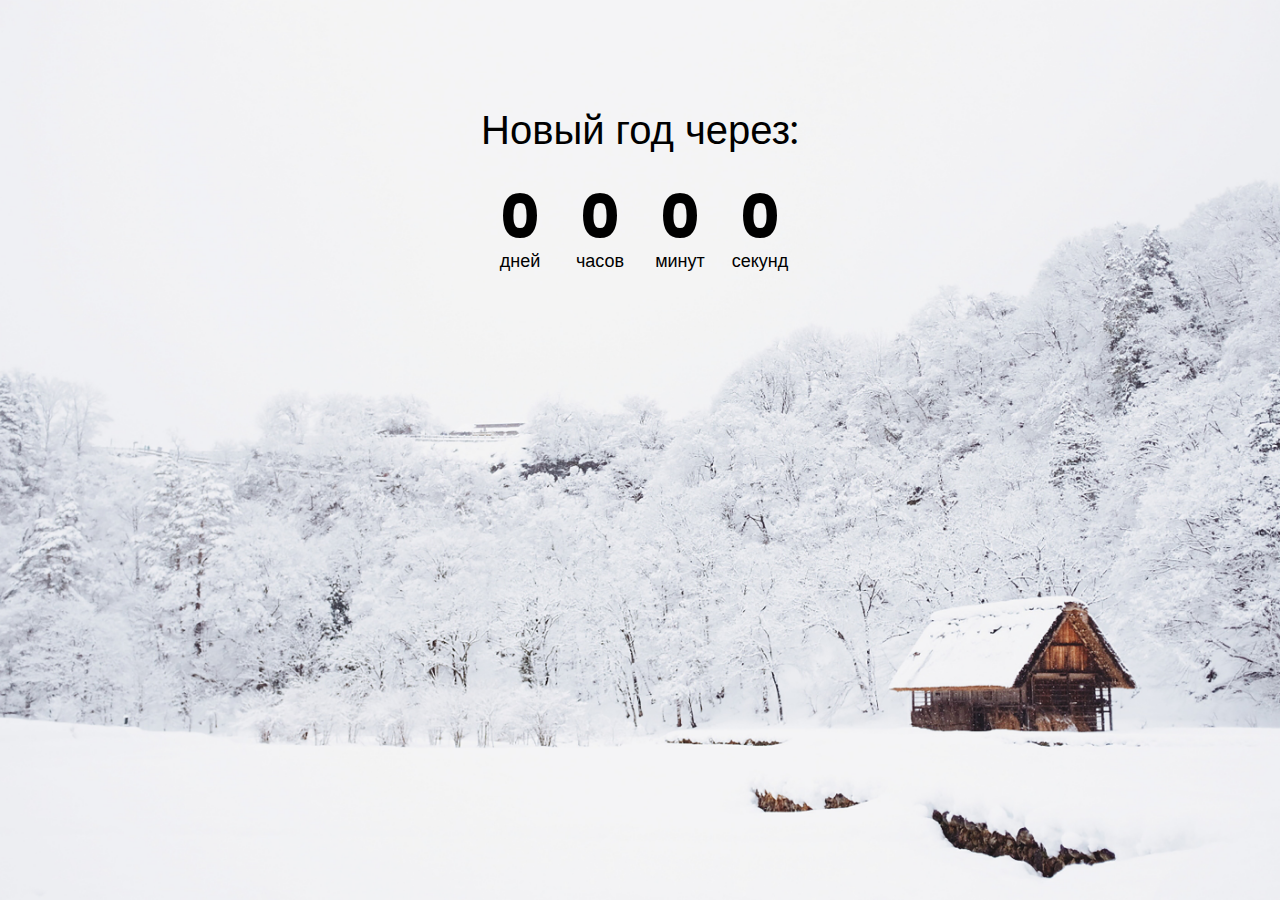
<file: Countdown Timer/index.html>
<!DOCTYPE html>
<html lang="en">

<head>
    <meta charset="UTF-8" />
    <meta name="viewport" content="width=device-width, initial-scale=1.0" />
    <title>Title</title>
    <link rel="stylesheet" href="style.css" />
    <script src="script.js" defer></script>
</head>

<body>
    <h1>Новый год через:</h1>

    <div class="countdown-container">
        <div class="coundawn-el days-c">
            <p class="big-text" id="days">0</p>
            <span>дней</span>
        </div>
        <div class="coundawn-el hours-c">
            <p class="big-text" id="hours">0</p>
            <span>часов</span>
        </div>
        <div class="coundawn-el minutes-c">
            <p class="big-text" id="minutes">0</p>
            <span>минут</span>
        </div>
        <div class="coundawn-el seconds-c">
            <p class="big-text" id="seconds">0</p>
            <span>секунд</span>
        </div>
    </div>
</body>

</html>
</file>
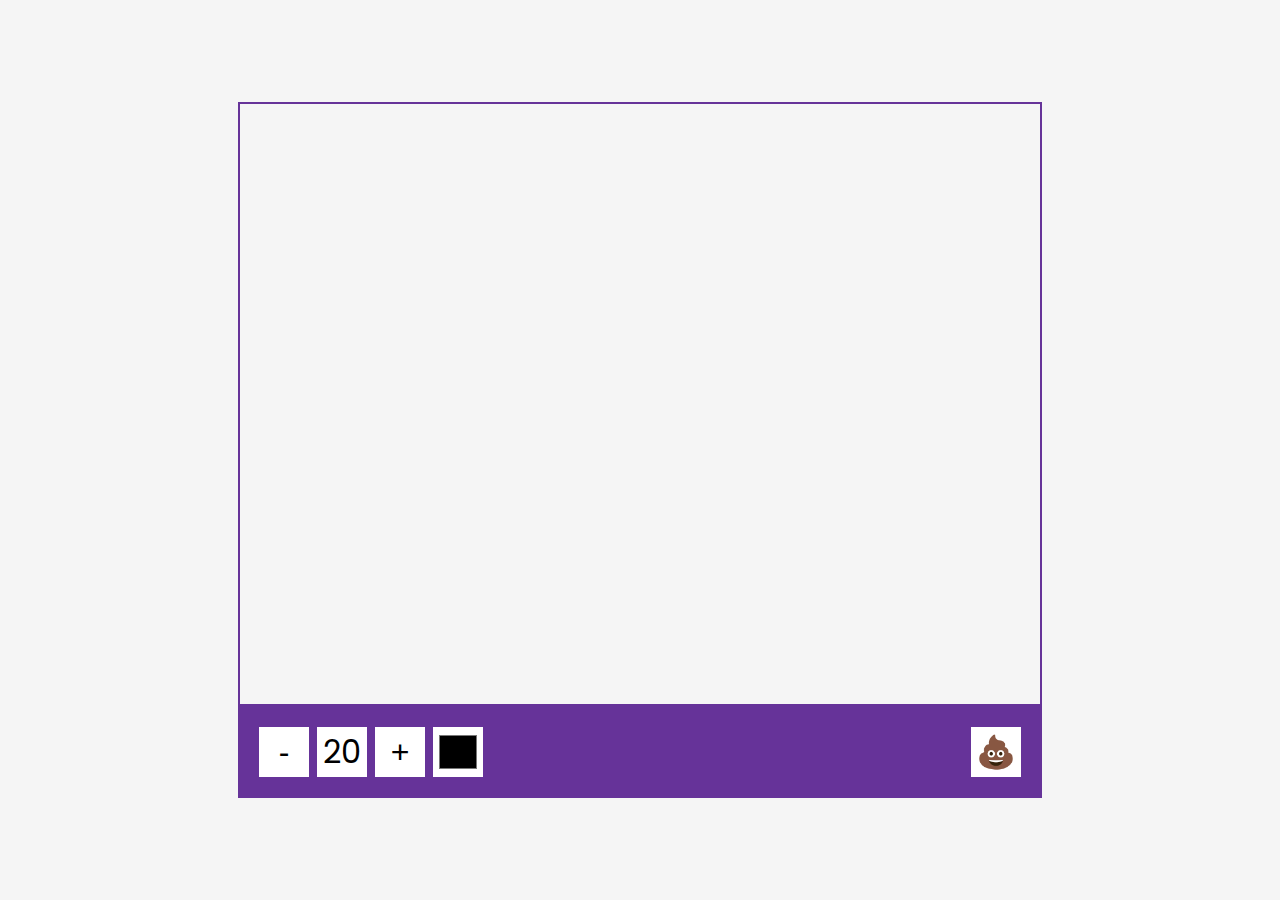
<file: Drawing App/index.html>
<!DOCTYPE html>
<html lang="en">

<head>
    <meta charset="UTF-8" />
    <meta name="viewport" content="width=device-width, initial-scale=1.0" />
    <title>Drawing App</title>
    <link rel="stylesheet" href="style.css" />
    <script src="script.js" defer></script>
</head>

<body>
    <canvas id="canvas" width="800" height="600"></canvas>
    <div class="toolbox">
        <button id="decrease">-</button>
        <span id="size">20</span>
        <button id="increase">+</button>
        <input type="color" id="color" />
        <button id="clear">💩</button>
    </div>
</body>

</html>
</file>
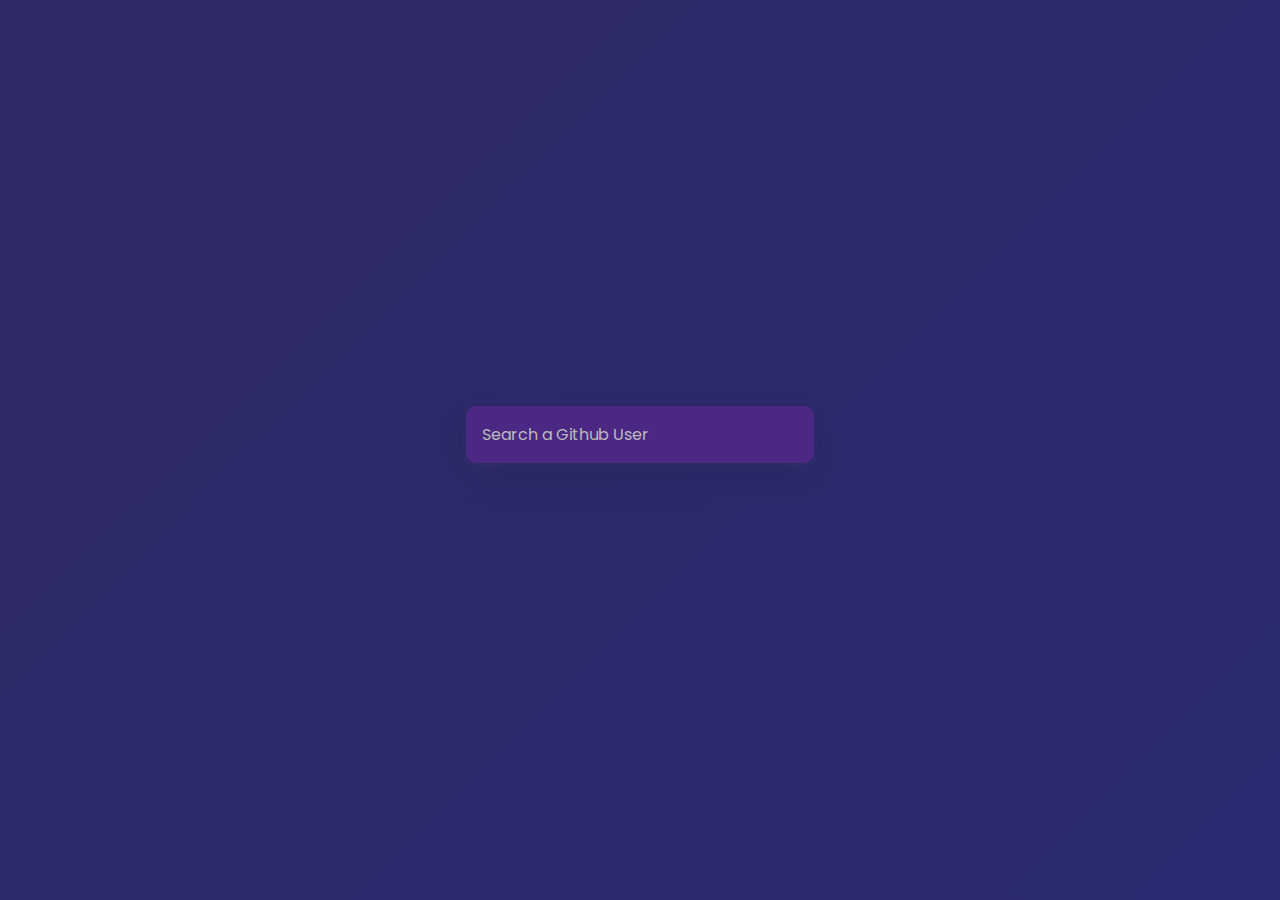
<file: Github Profiles/index.html>
<!DOCTYPE html>
<html lang="en">

<head>
    <meta charset="UTF-8" />
    <meta name="viewport" content="width=device-width, initial-scale=1.0" />
    <title>Github Profiles</title>
    <link rel="stylesheet" href="style.css" />
    <script src="script.js" defer></script>
</head>

<body>
    <form id="form">
        <input type="text" id="search" placeholder="Search a Github User" />
    </form>
    <main id="main"></main>
</body>

</html>
</file>
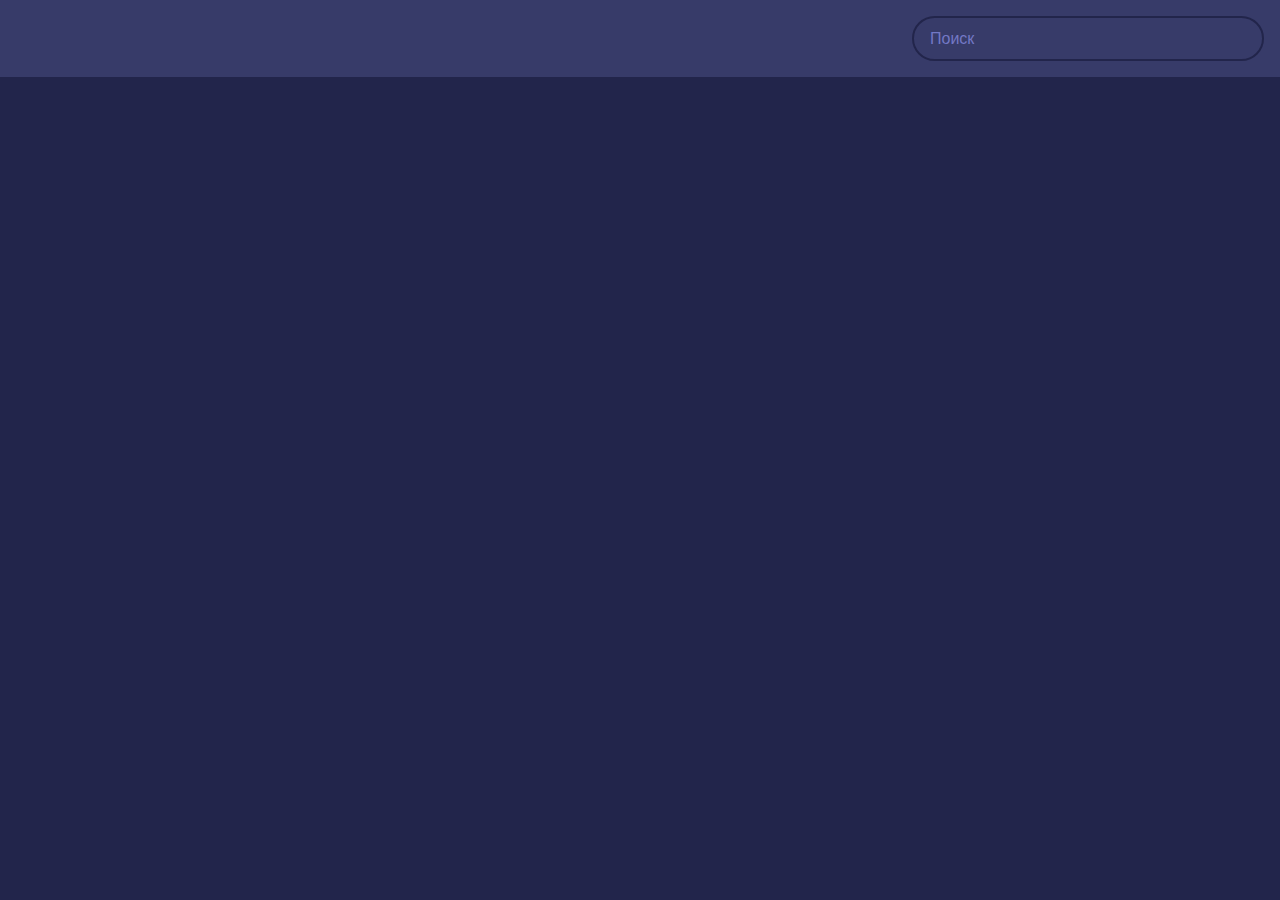
<file: Movie App/index.html>
<!DOCTYPE html>
<html lang="en">
    <head>
        <meta charset="UTF-8" />
        <meta name="viewport" content="width=device-width, initial-scale=1.0" />
        <title>Movie App</title>
        <link rel="stylesheet" href="style.css" />
        <script src="script.js" defer></script>
    </head>
    <body>
        <header>
            <form id="form">
                <input
                    type="text"
                    id="search"
                    placeholder="Поиск"
                    class="search"
                />
            </form>
        </header>
        <main id="main"></main>
    </body>
</html>
</file>
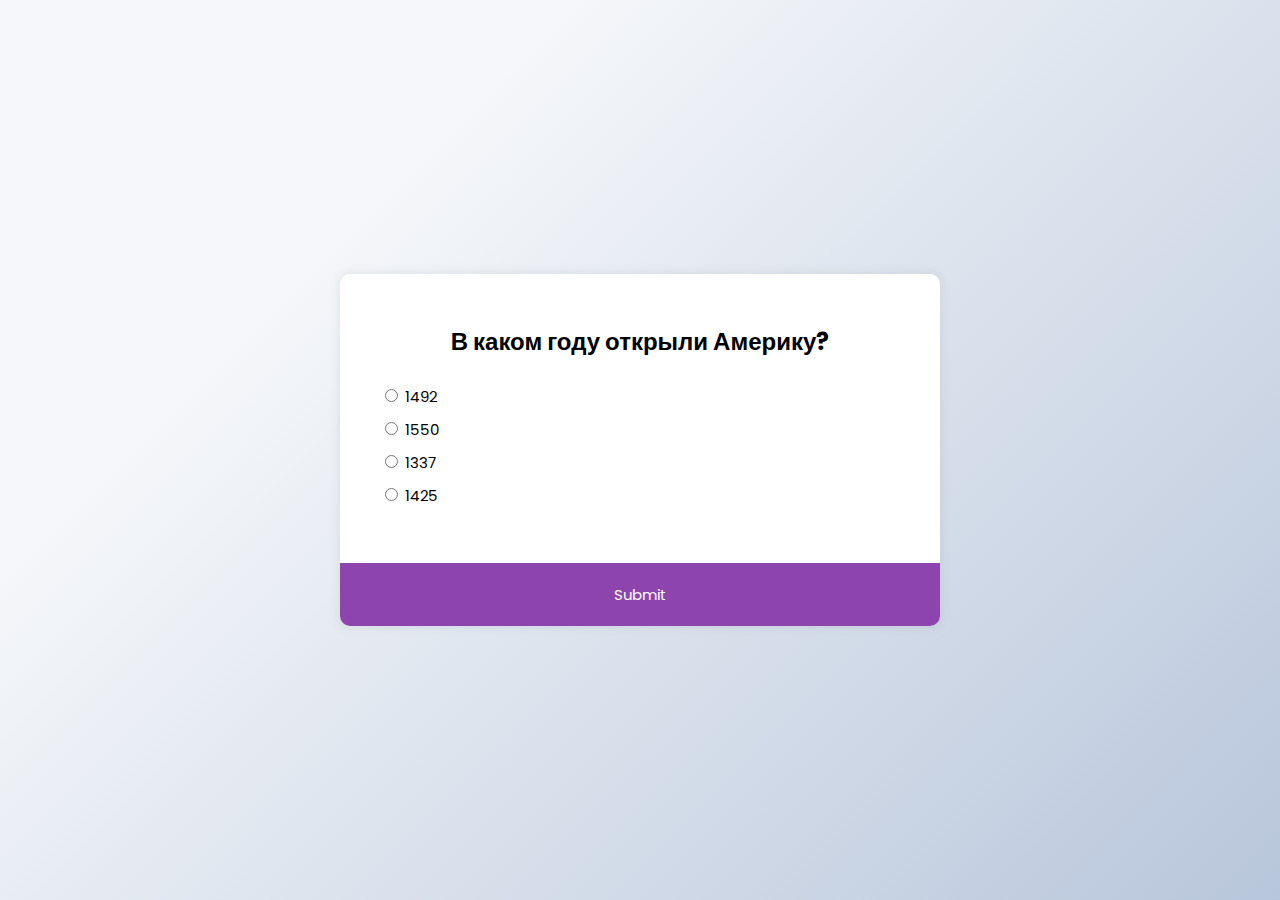
<file: Quiz App/index.html>
<!DOCTYPE html>
<html lang="en">

<head>
    <meta charset="UTF-8" />
    <meta name="viewport" content="width=device-width, initial-scale=1.0" />
    <title>Quiz App</title>
    <link rel="stylesheet" href="style.css" />
    <script src="script.js" defer></script>
</head>

<body>
    <div class="quiz-container" id="quiz">
        <div class="quiz-header">
            <h2 id="question">Вопрос</h2>
            <ul>
                <li>
                    <input type="radio" id="a" name="answer" class="answer" />
                    <label id="a_text" for="a">Вопрос</label>
                </li>
                <li>
                    <input type="radio" id="b" name="answer" class="answer" />
                    <label id="b_text" for="b">Вопрос</label>
                </li>
                <li>
                    <input type="radio" id="c" name="answer" class="answer" />
                    <label id="c_text" for="c">Вопрос</label>
                </li>
                <li>
                    <input type="radio" id="d" name="answer" class="answer" />
                    <label id="d_text" for="d">Вопрос</label>
                </li>
            </ul>
        </div>
        <button id="submit">Submit</button>
    </div>

</body>

</html>
</file>
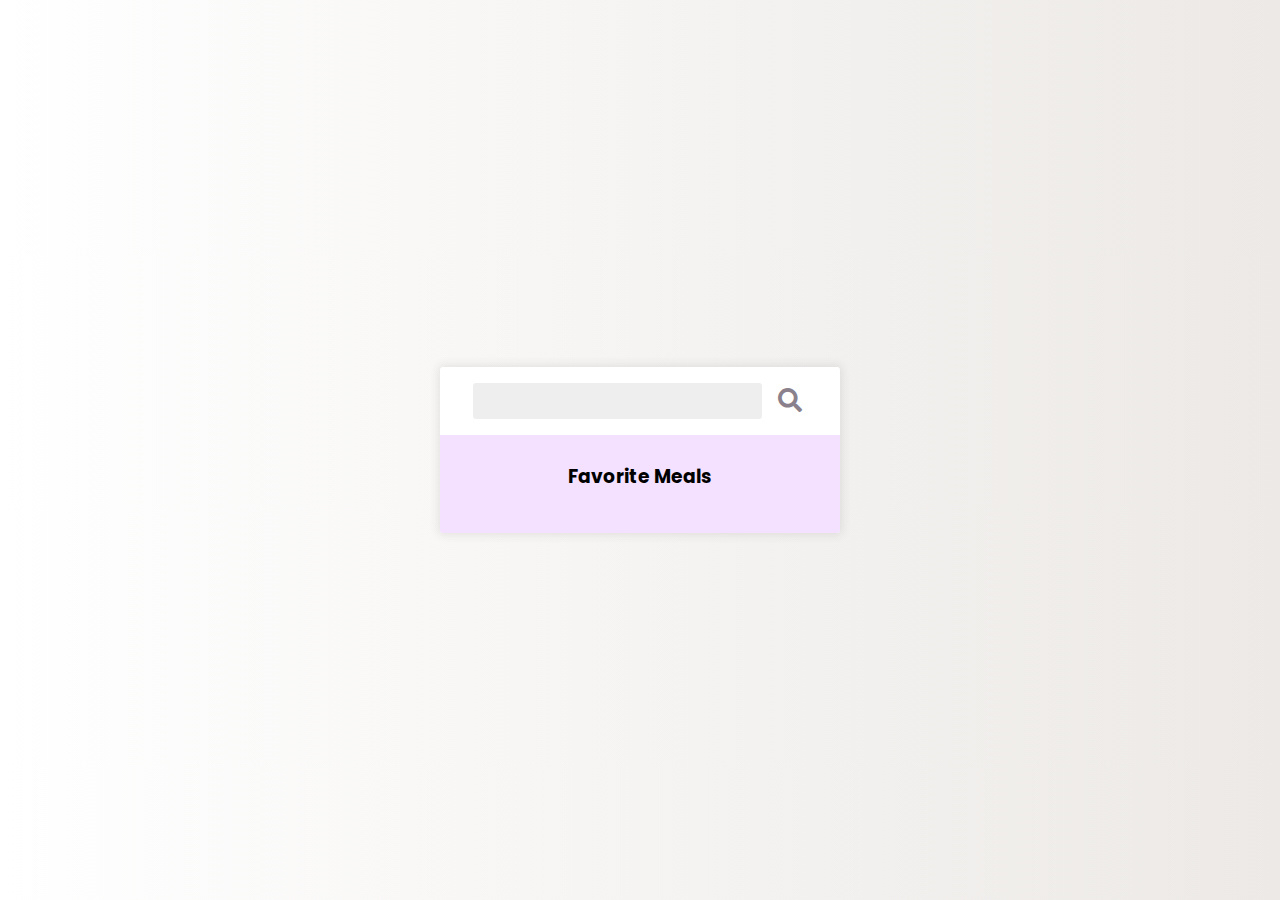
<file: Recipe App (eng)/index.html>
<!DOCTYPE html>
<html lang="en">

<head>
    <meta charset="UTF-8" />
    <meta name="viewport" content="width=device-width, initial-scale=1.0" />
    <title>Recipes App</title>
    <link rel="stylesheet" href="https://cdnjs.cloudflare.com/ajax/libs/font-awesome/5.14.0/css/all.min.css" />
    <link rel="stylesheet" href="style.css" />
    <script src="script.js" defer></script>
</head>

<body>
    <div class="mobile-container">
        <header>
            <input type="text" id="search-term" />
            <button id="search"><i class="fas fa-search"></i></button>
        </header>
        <div class="fav-container">
            <h3>Favorite Meals</h3>
            <ul class="fav-meals" id="fav-meals"></ul>
        </div>
        <div class="meals" id="meals"></div>
    </div>

    <div class="popup-container hidden" id="meal-popup">
        <div class="popup">
            <button id="close-popup" class="close-popup">
                <i class="fas fa-times"></i>
            </button>
            <div class="meal-info" id="meal-info"></div>
        </div>
    </div>
</body>

</html>
</file>
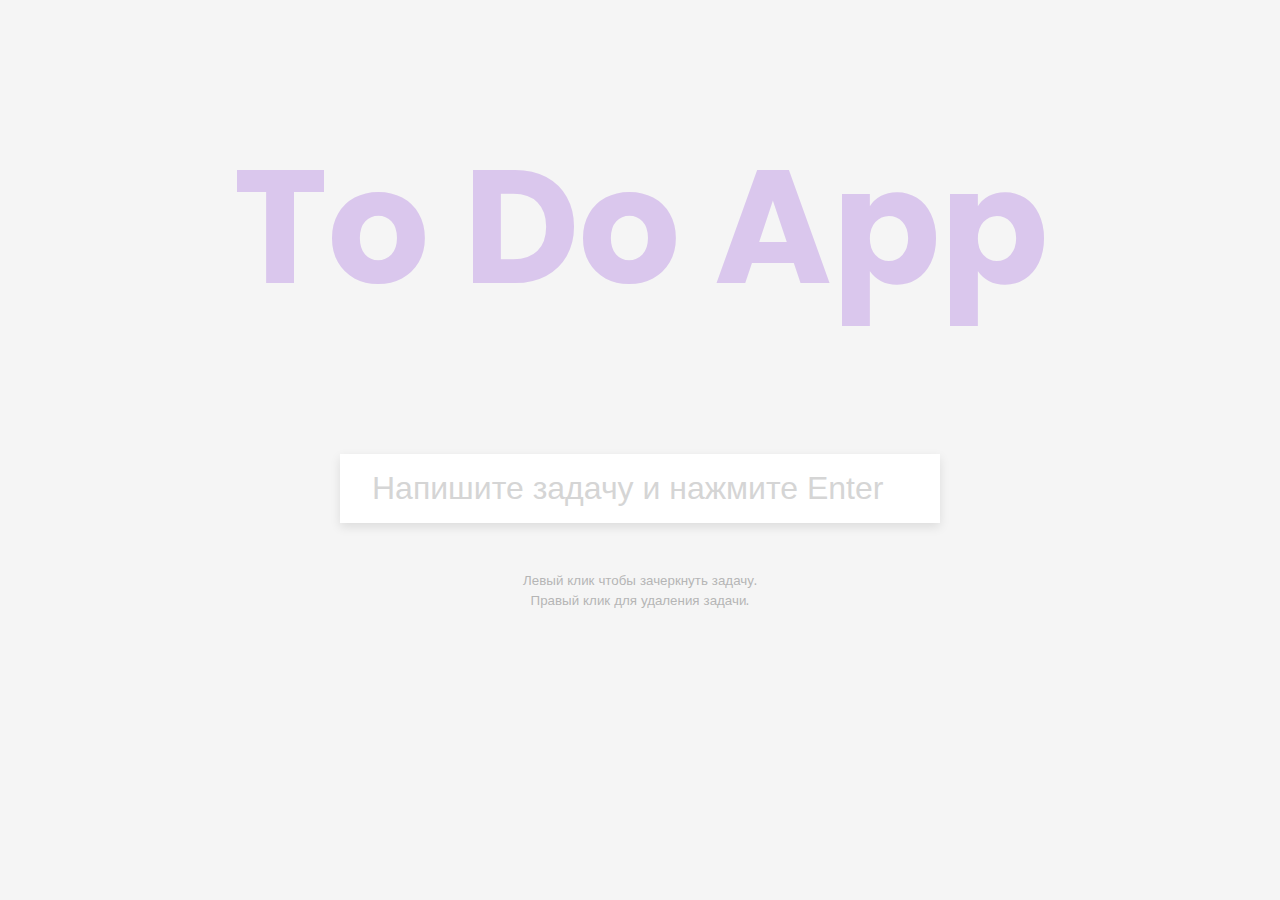
<file: To Do App/index.html>
<!DOCTYPE html>
<html lang="en">

<head>
    <meta charset="UTF-8" />
    <meta name="viewport" content="width=device-width, initial-scale=1.0" />
    <title>To Do App</title>
    <link rel="stylesheet" href="style.css" />
    <script src="script.js" defer></script>
</head>

<body>
    <h1>To Do App</h1>
    <form id="form">
        <input type="text" id="input" class="input" placeholder="Напишите задачу и нажмите Enter" autocomplete="off" />
        <ul class="todos" id="todos"></ul>
    </form>
    <small>Левый клик чтобы зачеркнуть задачу. <br />Правый клик для удаления задачи.</small>
</body>

</html>
</file>
<file: Countdown Timer/style.css>
@import url("https://fonts.googleapis.com/css2?family=Poppins:wght@200;400;600&display=swap");

* {
    box-sizing: border-box;
}

body {
    background-image: url(./snow.jpg);
    background-size: cover;
    display: flex;
    flex-direction: column;
    align-items: center;
    background-position: center center;
    font-family: "Poppins", sans-serif;
    min-height: 100vh;
    margin: 0;
}

h1{
    font-weight: normal;
    font-size: 40px;
    margin-top: 100px;
}

.countdown-container {
    display: flex;
    flex-wrap: wrap;
    align-items: center;
    justify-content: center;

}

.big-text {
    font-weight: bold;
    font-size: 60px;
    line-height: 1;
    margin: 0 20px;
}

.coundawn-el {
    text-align: center;
}

.coundawn-el span {
    font-size: 18px;
}
</file>
<file: Drawing App/style.css>
@import url("https://fonts.googleapis.com/css2?family=Poppins:wght@200;400;600&display=swap");

* {
    box-sizing: border-box;
}

body {
    background-color: #f5f5f5;
    display: flex;
    flex-direction: column;
    align-items: center;
    justify-content: center;
    font-family: "Poppins", sans-serif;
    margin: 0;
    min-height: 100vh;
}

canvas {
    border: 2px solid rebeccapurple;
}

.toolbox {
    background-color: rebeccapurple;
    border: 1px solid rebeccapurple;
    display: flex;
    padding: 1rem;
    width: 804px;
}

.toolbox > * {
    background-color: #fff;
    border: none;
    display: inline-flex;
    align-items: center;
    justify-content: center;
    font-size: 2rem;
    padding: 0.25rem;
    margin: 0.25rem;
    height: 50px;
    width: 50px;
}

.toolbox > *:last-child {
    margin-left: auto;
}
</file>
<file: Github Profiles/style.css>
@import url("https://fonts.googleapis.com/css2?family=Poppins:wght@200;400;600&display=swap");

* {
    box-sizing: border-box;
}

body {
    background-color: #2a2a72;
    background-image: linear-gradient(315deg, #2a2a72 0%, #2e2a68 74%);
    display: flex;
    flex-direction: column;
    align-items: center;
    justify-content: center;
    font-family: "Poppins", sans-serif;
    margin: 0;
    min-height: 100vh;
}

input {
    background-color: #4c2885;
    border-radius: 10px;
    border: none;
    box-shadow: 0 5px 10px rgba(154, 160, 185, 0.05),
        0 15px 40px rgba(0, 0, 0, 0.1);
    color: white;
    font-family: inherit;
    font-size: 1rem;
    padding: 1rem;
    margin-bottom: 2rem;
}

input::placeholder {
    color: #bbb;
}

input:focus {
    outline: none;
}

.card {
    background-color: #4c2885;
    background-image: linear-gradient(315deg, #4c2885 0%, #4c11ac 100%);
    border-radius: 20px;
    box-shadow: 0 5px 10px rgba(154, 160, 185, 0.05),
        0 15px 40px rgba(0, 0, 0, 0.1);
    display: flex;
    padding: 3rem;
    max-width: 800px;
}

.avatar {
    border: 10px solid #2a2a72;
    border-radius: 50%;
    height: 150px;
    width: 150px;
}

.user-info {
    color: #eee;
    margin-left: 2rem;
}

.user-info h2 {
    margin-top: 0;
}

.user-info ul {
    display: flex;
    justify-content: space-between;
    list-style-type: none;
    padding: 0;
    max-width: 400px;
}

.user-info ul li {
    display: flex;
    align-items: center;
}

.user-info ul li strong {
    font-size: 0.9rem;
    margin-left: 0.5rem;
}

.repo {
    background-color: #2a2a72;
    border-radius: 5px;
    display: inline-block;
    color: white;
    font-size: 0.7rem;
    padding: 0.25rem 0.5rem;
    margin-right: 0.5rem;
    margin-bottom: 0.5rem;
    text-decoration: none;
}
</file>
<file: Movie App/style.css>
@import url("https://fonts.googleapis.com/css2?family=Poppins:wght@200;400;600&display=swap");

* {
    box-sizing: border-box;
}

body {
    background-color: #22254b;
    font-family: "Poppins", sans-serif;
    margin: 0;
}

header {
    background-color: #373b69;
    display: flex;
    justify-content: flex-end;
    padding: 1rem;
}

.search {
    background-color: transparent;
    border: 2px solid #22254b;
    border-radius: 50px;
    color: #fff;
    font-family: inherit;
    font-size: 1rem;
    padding: 0.5rem 1rem;
}

.search::placeholder {
    color: #7378c5;
}

.search:focus {
    background-color: #22254b;
    outline: none;
}

main {
    display: flex;
    flex-wrap: wrap;
}

.movie {
    background-color: #373b69;
    border-radius: 3px;
    box-shadow: 0 4px 5px rgba(0, 0, 0, 0.2);
    overflow: hidden;
    position: relative;
    margin: 1rem;
    width: 300px;
}

.movie img {
    width: 100%;
}

.movie-info {
    color: #eee;
    display: flex;
    align-items: center;
    justify-content: space-between;
    padding: 0.5rem 1rem 1rem;
    letter-spacing: 0.5px;
}

.movie-info h3 {
    margin: 0;
}

.movie-info span {
    background-color: #22254b;
    border-radius: 3px;
    font-weight: bold;
    padding: 0.25rem 0.5rem;
}
.movie-info span.green {
    color: rgb(39, 189, 39);
}

.movie-info span.orange {
    color: orange;
}

.movie-info span.red {
    color: rgb(189, 42, 42);
}

.overview {
    background-color: #fff;
    padding: 2rem;
    position: absolute;
    max-height: 100%;
    overflow: auto;
    left: 0;
    bottom: 0;
    right: 0;
    transform: translateY(101%);
    transition: transform 0.3s ease-in;
}

.overview h3 {
    margin-top: 0;
}

.movie:hover .overview {
    transform: translateY(0);
}
</file>
<file: Quiz App/style.css>
@import url("https://fonts.googleapis.com/css2?family=Poppins:wght@200;400;600&display=swap");

* {
    box-sizing: border-box;
}

body {
    background-color: #b8c6db;
    background-image: linear-gradient(315deg, #b8c6db 0%, #f5f7fa 74%);
    font-family: "Poppins", sans-serif;
    margin: 0;
    min-height: 100vh;
    display: flex;
    align-items: center;
    justify-content: center;
}

.quiz-container{
    background-color: #fff;
    border-radius: 10px;
    box-shadow: 0 0 10px 2px rgba(100, 100, 100, .1);
    width: 600px;
    max-width: 100%;
    overflow: hidden;
}

.quiz-header{
    padding: 40px;
}

h2{
    padding: 10px;
    text-align: center;
    margin: 0;
}

ul {
    list-style-type: none;
    padding: 0;
}

ul li {

    font-size: 15px;
    margin: 10px 0;
}

ul li label {
    cursor: pointer;
}

button {
    background-color: #8e44ad;
    color: white;
    font-family: inherit;
    border: none;
    font-size: 15px;
    display: block;
    width: 100%;
    padding: 20px;
    cursor: pointer;
}

button:hover{
    background-color: #731d91;
}

button:focus {
    background-color: #731d91;
    outline: none;
}
</file>
<file: Recipe App (eng)/style.css>
@import url("https://fonts.googleapis.com/css2?family=Poppins:wght@200;400;600&display=swap");

* {
    box-sizing: border-box;
}

body {
    background: #ece9e6;
    background: -webkit-linear-gradient(to right, #ffffff, #ece9e6);
    background: linear-gradient(to right, #ffffff, #ece9e6);
    display: flex;
    align-items: center;
    justify-content: center;
    font-family: "Poppins", sans-serif;
    margin: 0;
    min-height: 100vh;
}

img {
    max-width: 100%;
}

.mobile-container {
    background-color: #fff;
    box-shadow: 0 0 10px 2px #3333331a;
    border-radius: 3px;
    overflow: hidden;
    width: 400px;
}

header {
    display: flex;
    align-items: center;
    justify-content: center;
    padding: 1rem;
}

header input {
    background-color: #eee;
    border: none;
    border-radius: 3px;
    font-family: inherit;
    padding: 0.5rem 1rem;
}

header button {
    background-color: transparent;
    border: none;
    color: rgb(138, 129, 141);
    font-size: 1.5rem;
    margin-left: 10px;
}

.fav-container {
    background-color: rgb(243, 225, 255);
    padding: 0.5rem 0.5rem;
    text-align: center;
}

.fav-meals {
    display: flex;
    flex-wrap: wrap;
    justify-content: center;
    list-style-type: none;
    padding: 0;
}

.fav-meals li {
    cursor: pointer;
    position: relative;
    margin: 5px;
    width: 75px;
}

.fav-meals li .clear {
    background-color: transparent;
    border: none;
    cursor: pointer;
    opacity: 0;
    position: absolute;
    top: -0.5rem;
    right: -0.5rem;
    font-size: 1.2rem;
}

.fav-meals li:hover .clear {
    opacity: 1;
}

.fav-meals li img {
    border: 2px solid #ffffff;
    border-radius: 50%;
    box-shadow: 0 0 10px 2px #3333331a;
    object-fit: cover;
    height: 70px;
    width: 70px;
}

.fav-meals li span {
    display: inline-block;
    font-size: 0.9rem;
    white-space: nowrap;
    overflow: hidden;
    text-overflow: ellipsis;
    width: 75px;
}

.meal {
    border-radius: 3px;
    box-shadow: 0 0 10px 2px #3333331a;
    cursor: pointer;
    margin: 1.5rem;
    overflow: hidden;
}

.meal-header {
    position: relative;
}

.meal-header .random {
    position: absolute;
    background-color: #fff;
    padding: 0.25rem 1rem;
    border-top-right-radius: 3px;
    border-bottom-right-radius: 3px;
}

.meal-header img {
    object-fit: cover;
    height: 250px;
    width: 100%;
}

.meal-body {
    display: flex;
    align-items: center;
    justify-content: space-between;
    padding: 1rem;
}

.meal-body h4 {
    margin: 0;
}

.meal-body .fav-btn {
    border: none;
    background-color: transparent;
    color: rgb(197, 188, 188);
    cursor: pointer;
    font-size: 1.2rem;
}

.meal-body .fav-btn.active {
    color: rebeccapurple;
}

.popup-container {
    background-color: rgba(0, 0, 0, 0.5);
    display: flex;
    align-items: center;
    justify-content: center;
    position: fixed;
    left: 0;
    right: 0;
    top: 0;
    bottom: 0;
}

.popup-container.hidden {
    opacity: 0;
    pointer-events: none;
}

.popup {
    background-color: #fff;
    border-radius: 5px;
    padding: 0 2rem;
    position: relative;
    overflow: auto;
    max-height: 100vh;
    max-width: 600px;
    width: 100%;
}

.popup .close-popup {
    background-color: transparent;
    border: none;
    cursor: pointer;
    font-size: 1.5rem;
    position: absolute;
    top: 1rem;
    right: 1rem;
}

.meal-info h1 {
    text-align: center;
}
</file>
<file: To Do App/style.css>
@import url("https://fonts.googleapis.com/css2?family=Poppins:wght@200;400;600&display=swap");

* {
    box-sizing: border-box;
}

body {
    background-color: #f5f5f5;
    color: #444;
    display: flex;
    align-items: center;
    flex-direction: column;
    font-family: "Poppins", sans-serif;
    margin: 0;
    min-height: 100vh;
}

h1 {
    color: rgb(179, 131, 226);
    font-size: 10rem;
    text-align: center;
    opacity: 0.4;
}

form {
    box-shadow: 0 4px 10px rgba(0, 0, 0, 0.1);
    max-width: 100%;
    width: 600px;
}

.input {
    border: none;
    color: #444;
    font-size: 2rem;
    padding: 1rem 2rem;
    display: block;
    width: 100%;
}

.input::placeholder {
    color: #d5d5d5;
}

.todos {
    background-color: #fff;
    padding: 0;
    margin: 0;
    list-style-type: none;
}

.todos li {
    border-top: 1px solid #e5e5e5;
    cursor: pointer;
    font-size: 1.5rem;
    padding: 1rem 2rem;
}

.todos li.completed {
    color: #b6b6b6;
    text-decoration: line-through;
}

small {
    color: #b5b5b5;
    margin-top: 3rem;
    text-align: center;
}
</file>
